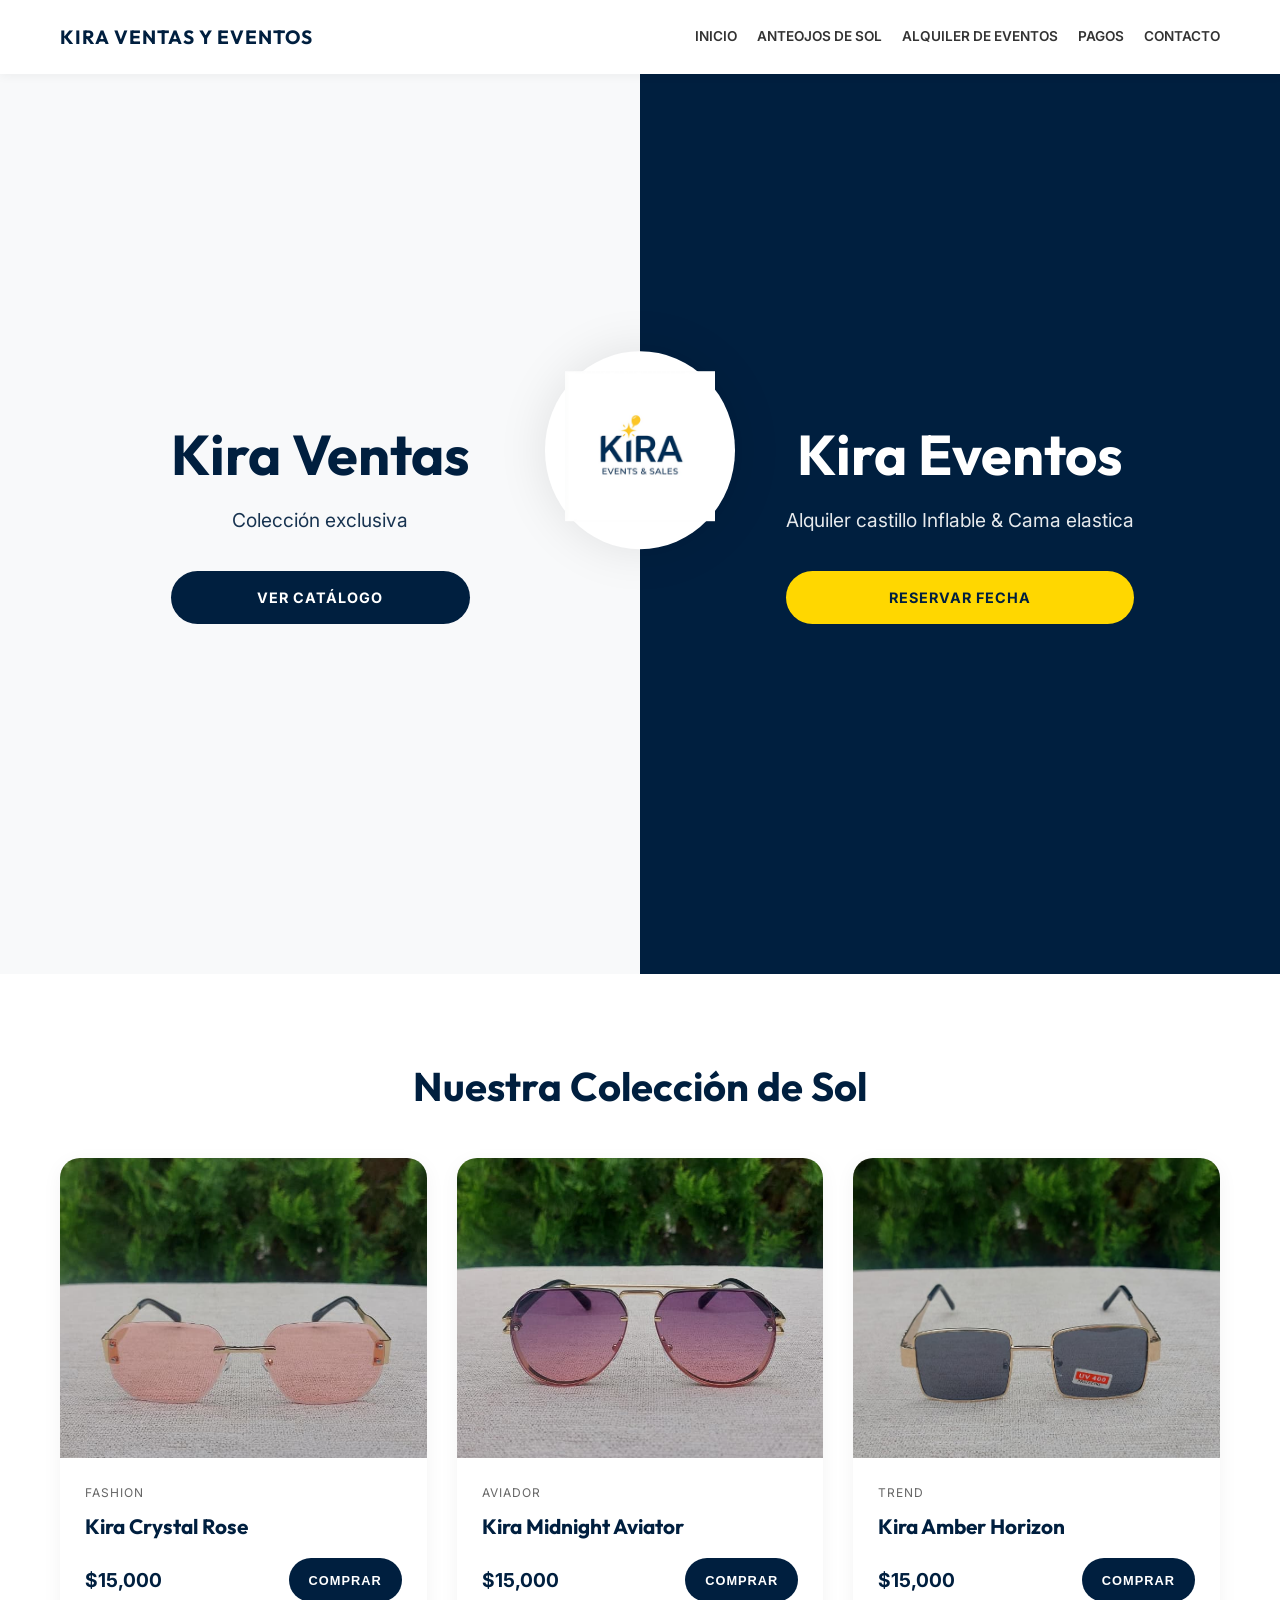
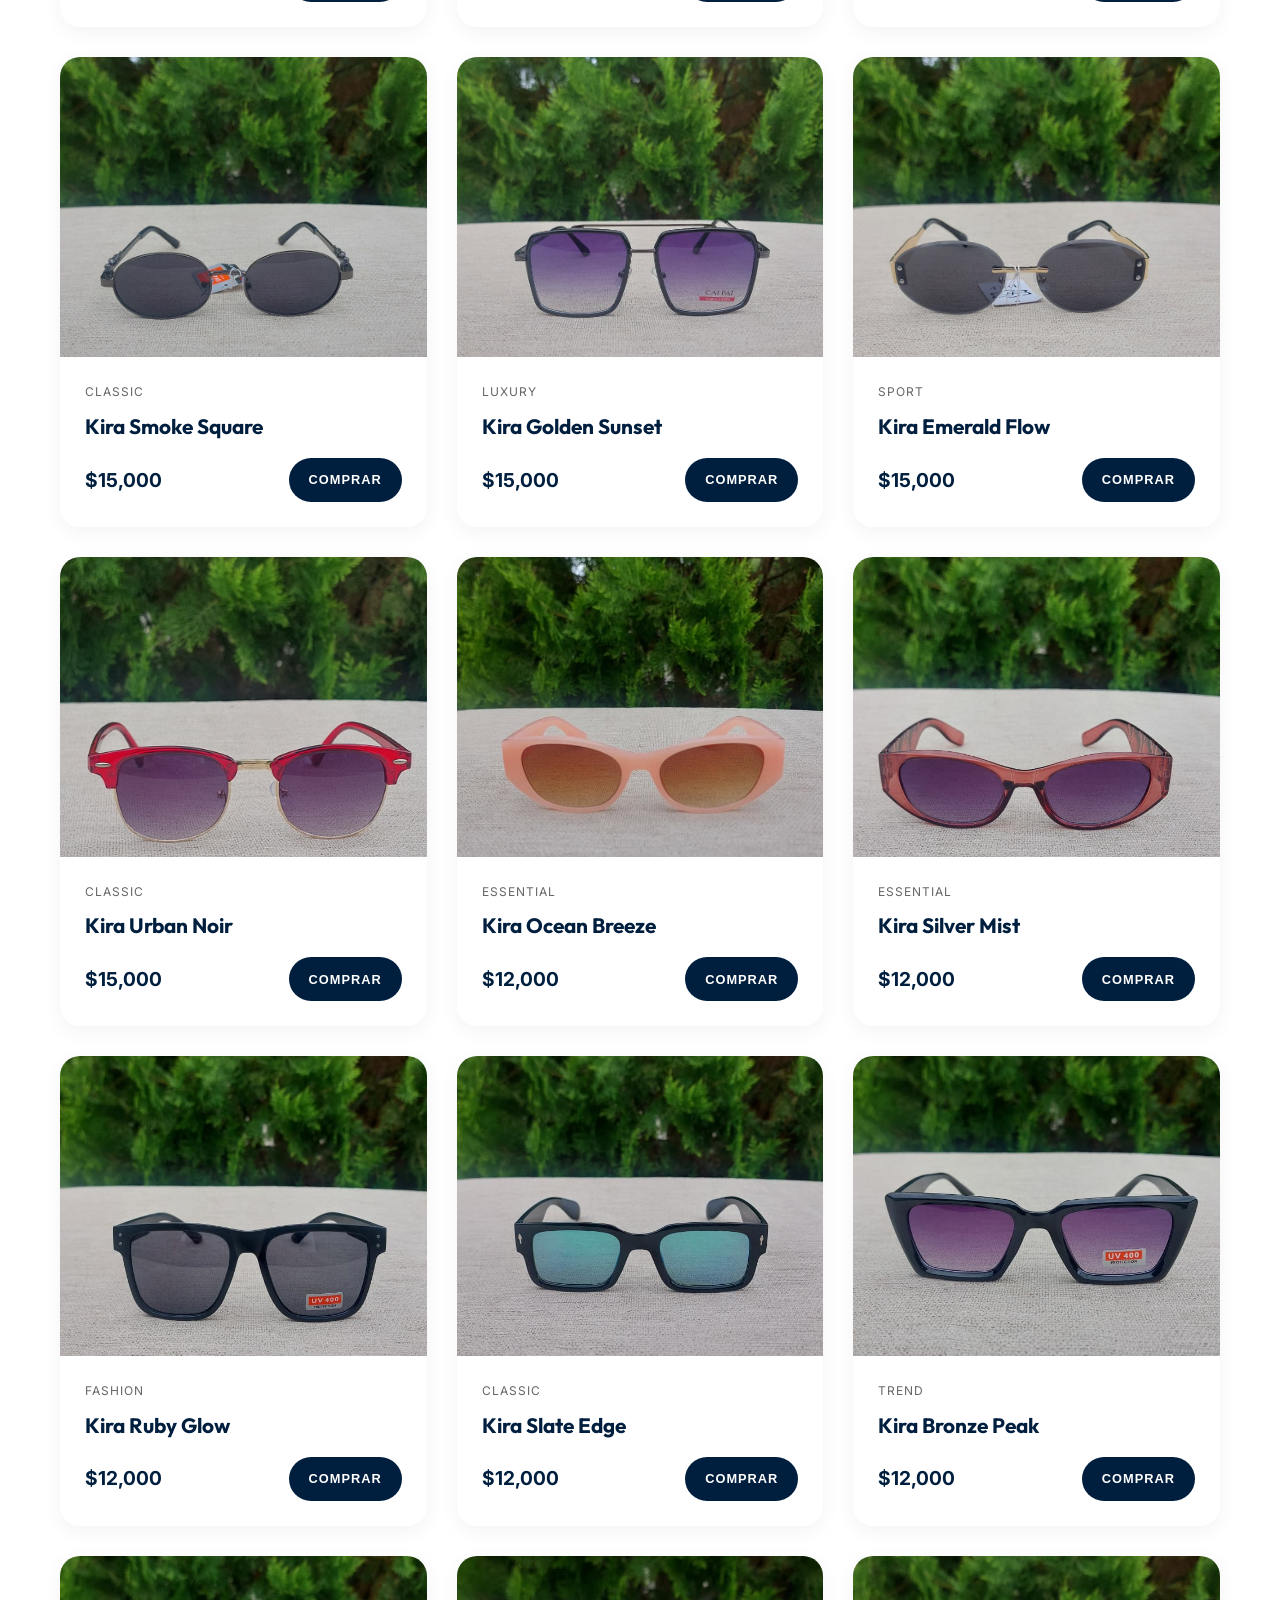
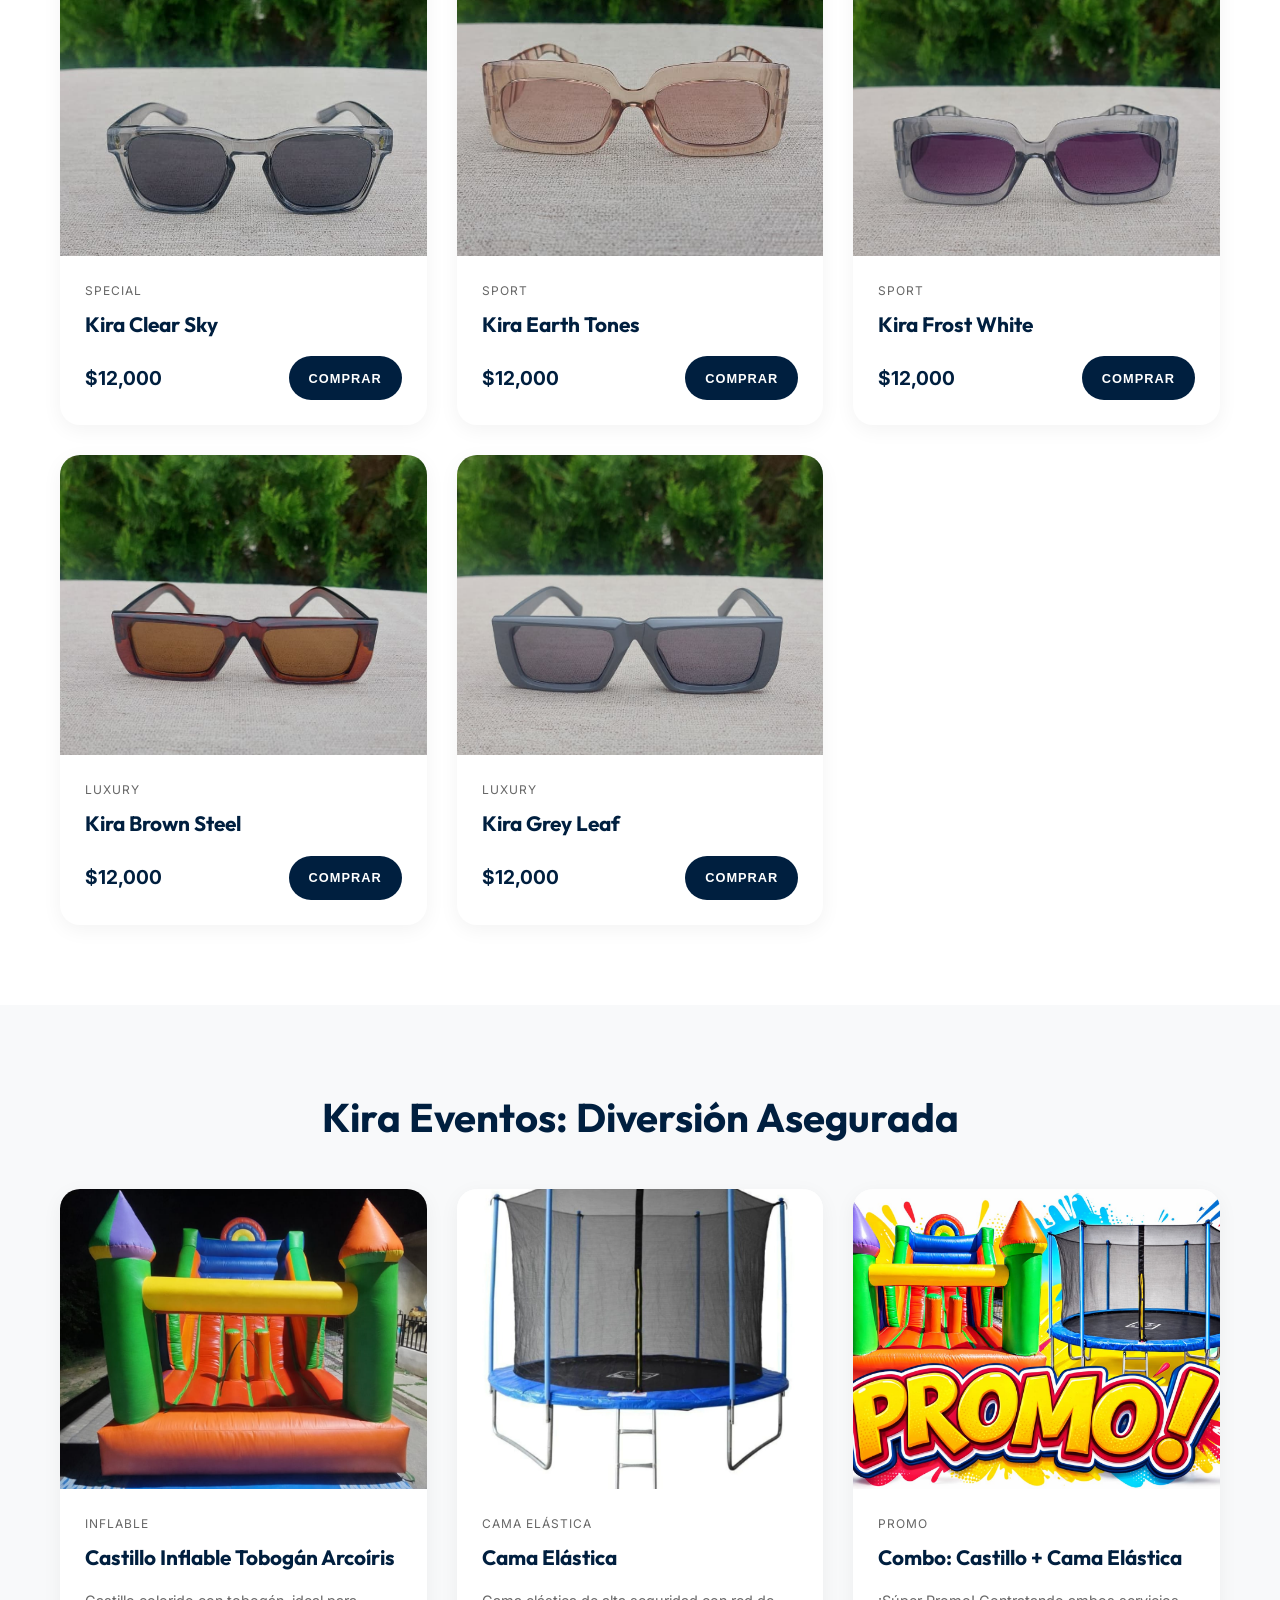
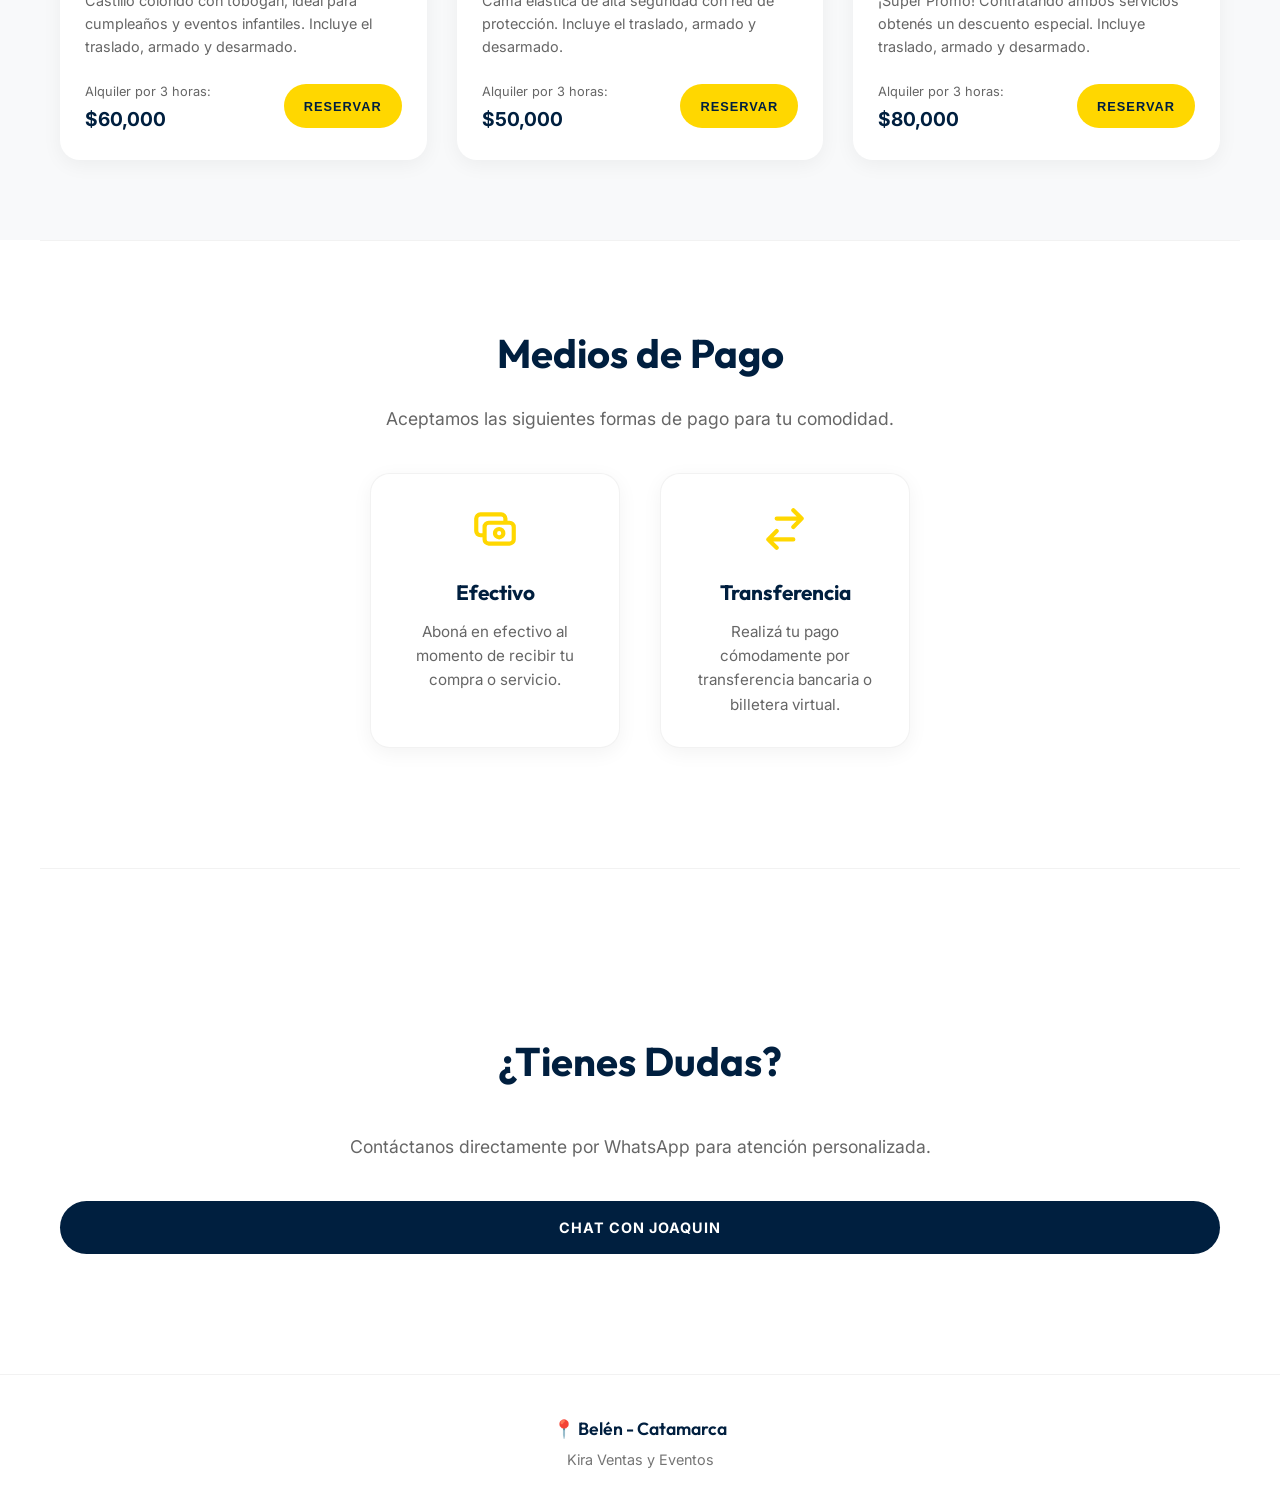
<file: index.html>
<!DOCTYPE html>
<html lang="es">

<head>
    <meta charset="UTF-8">
    <meta name="viewport" content="width=device-width, initial-scale=1.0">
    <title>Kira Ventas y Eventos | Anteojos de Sol & Alquileres</title>
    <meta name="description"
        content="Kira Ventas y Eventos: Boutique de anteojos de sol de alta gama y alquiler de servicios para eventos. Estilo y diversión en un solo lugar.">
    <!-- Google Fonts -->
    <link rel="preconnect" href="https://fonts.googleapis.com">
    <link rel="preconnect" href="https://fonts.gstatic.com" crossorigin>
    <link href="https://fonts.googleapis.com/css2?family=Inter:wght@400;600&family=Outfit:wght@700&display=swap"
        rel="stylesheet">
    <link rel="stylesheet" href="style.css">
    <style>
        /* Specific Landing Page Styles (Split Hero) */
        .hero-split {
            display: flex;
            height: 100vh;
            width: 100%;
            overflow: hidden;
        }

        .hero-panel {
            flex: 1;
            height: 100%;
            display: flex;
            flex-direction: column;
            justify-content: center;
            align-items: center;
            text-align: center;
            position: relative;
            padding: 40px;
            transition: var(--transition-smooth);
            cursor: pointer;
        }

        /* Branding Bridge */
        .brand-bridge {
            position: absolute;
            top: 50%;
            left: 50%;
            transform: translate(-50%, -50%);
            z-index: 10;
            background: white;
            padding: 20px;
            border-radius: 50%;
            box-shadow: 0 0 50px rgba(0, 0, 0, 0.1);
        }

        .brand-bridge img {
            width: 150px;
            height: auto;
        }

        /* Sunglasses Side */
        .panel-sunglasses {
            background-color: var(--kira-gray-light);
            color: var(--kira-navy);
        }

        .panel-sunglasses::before {
            content: '';
            position: absolute;
            top: 0;
            left: 0;
            width: 100%;
            height: 100%;
            background: url('https://images.unsplash.com/photo-1572635196237-14b3f281503f?auto=format&fit=crop&q=80&w=1000') center/cover no-repeat;
            opacity: 0.1;
            transition: var(--transition-smooth);
        }

        .panel-sunglasses:hover::before {
            opacity: 0.2;
            transform: scale(1.05);
        }

        /* Events Side */
        .panel-events {
            background-color: var(--kira-navy);
            color: var(--kira-white);
        }

        .panel-events::before {
            content: '';
            position: absolute;
            top: 0;
            left: 0;
            width: 100%;
            height: 100%;
            background: url('https://images.unsplash.com/photo-1533777857417-3fa905021fce?auto=format&fit=crop&q=80&w=1000') center/cover no-repeat;
            opacity: 0.2;
            transition: var(--transition-smooth);
        }

        .panel-events:hover::before {
            opacity: 0.4;
            transform: scale(1.05);
        }

        .hero-content {
            position: relative;
            z-index: 2;
        }

        .hero-panel h2 {
            font-size: 3.5rem;
            margin-bottom: 20px;
            line-height: 1.1;
        }

        .hero-panel p {
            font-size: 1.2rem;
            margin-bottom: 35px;
            max-width: 400px;
        }

        @media (max-width: 768px) {
            .hero-split {
                flex-direction: column;
            }

            .hero-panel {
                height: 50vh;
            }

            .brand-bridge {
                display: none;
            }

            .hero-panel h2 {
                font-size: 2.5rem;
            }
        }
    </style>
</head>

<body>

    <!-- Header -->
    <header class="main-header">
        <div class="container nav-container">
            <div class="logo-text">KIRA VENTAS Y EVENTOS</div>
            <nav class="nav-links">
                <a href="#inicio">Inicio</a>
                <a href="#catalogo">Anteojos de Sol</a>
                <a href="#reservas">Alquiler de Eventos</a>
                <a href="#pagos">Pagos</a>
                <a href="#contacto">Contacto</a>
            </nav>
        </div>
    </header>

    <main id="inicio">
        <!-- Hero Split -->
        <section class="hero-split" style="padding: 0;">
            <div class="brand-bridge">
                <img src="logo_kira.png" alt="Kira Logo">
            </div>
            <section class="hero-panel panel-sunglasses">
                <div class="hero-content">
                    <h2>Kira Ventas</h2>
                    <p>Colección exclusiva</p>
                    <a href="#catalogo" class="btn btn-navy">Ver Catálogo</a>
                </div>
            </section>
            <section class="hero-panel panel-events">
                <div class="hero-content">
                    <h2>Kira Eventos</h2>
                    <p>Alquiler castillo Inflable & Cama elastica</p>
                    <a href="#reservas" class="btn btn-yellow">Reservar Fecha</a>
                </div>
            </section>
        </section>

        <!-- Sunglasses Catalog -->
        <section id="catalogo" class="container">
            <h2 class="section-title">Nuestra Colección de Sol</h2>
            <div id="sunglasses-grid" class="products-grid">
                <!-- Se poblará con JS -->
            </div>
        </section>

        <!-- Events Rentals -->
        <section id="reservas" class="container"
            style="background-color: var(--kira-gray-light); min-width: 100vw; margin-left: calc(-50vw + 50%);">
            <div class="container">
                <h2 class="section-title">Kira Eventos: Diversión Asegurada</h2>
                <div id="events-grid" class="products-grid">
                    <!-- Se poblará con JS -->
                </div>
            </div>
        </section>

        <!-- Payment Methods Section -->
        <section id="pagos" class="container"
            style="text-align: center; border-top: 1px solid rgba(0,0,0,0.05); padding: 80px 20px;">
            <h2 class="section-title" style="padding-top: 0; padding-bottom: 20px;">Medios de Pago</h2>
            <p style="font-size: 1.1rem; color: var(--kira-text-light); margin-bottom: 40px;">Aceptamos las siguientes
                formas de pago para tu comodidad.</p>

            <div style="display: flex; justify-content: center; gap: 40px; flex-wrap: wrap; margin-bottom: 40px;">
                <!-- Efectivo -->
                <div
                    style="background: var(--kira-white); padding: 30px; border-radius: 20px; width: 250px; box-shadow: 0 5px 20px rgba(0, 0, 0, 0.05); border: 1px solid rgba(0,0,0,0.05); transition: var(--transition-smooth);">
                    <svg style="width: 50px; height: 50px; margin-bottom: 15px; color: var(--kira-yellow);" fill="none"
                        stroke="currentColor" viewBox="0 0 24 24" xmlns="http://www.w3.org/2000/svg">
                        <path stroke-linecap="round" stroke-linejoin="round" stroke-width="2"
                            d="M17 9V7a2 2 0 00-2-2H5a2 2 0 00-2 2v6a2 2 0 002 2h2m2 4h10a2 2 0 002-2v-6a2 2 0 00-2-2H9a2 2 0 00-2 2v6a2 2 0 002 2zm7-5a2 2 0 11-4 0 2 2 0 014 0z">
                        </path>
                    </svg>
                    <h3
                        style="color: var(--kira-navy); font-size: 1.3rem; margin-bottom: 10px; font-family: 'Outfit', sans-serif;">
                        Efectivo</h3>
                    <p style="font-size: 0.95rem; color: var(--kira-text-light);">Aboná en efectivo al momento de
                        recibir tu compra o servicio.</p>
                </div>

                <!-- Transferencia -->
                <div
                    style="background: var(--kira-white); padding: 30px; border-radius: 20px; width: 250px; box-shadow: 0 5px 20px rgba(0, 0, 0, 0.05); border: 1px solid rgba(0,0,0,0.05); transition: var(--transition-smooth);">
                    <svg style="width: 50px; height: 50px; margin-bottom: 15px; color: var(--kira-yellow);" fill="none"
                        stroke="currentColor" viewBox="0 0 24 24" xmlns="http://www.w3.org/2000/svg">
                        <path stroke-linecap="round" stroke-linejoin="round" stroke-width="2"
                            d="M8 7h12m0 0l-4-4m4 4l-4 4m0 6H4m0 0l4 4m-4-4l4-4"></path>
                    </svg>
                    <h3
                        style="color: var(--kira-navy); font-size: 1.3rem; margin-bottom: 10px; font-family: 'Outfit', sans-serif;">
                        Transferencia</h3>
                    <p style="font-size: 0.95rem; color: var(--kira-text-light);">Realizá tu pago cómodamente por
                        transferencia bancaria o billetera virtual.</p>
                </div>
            </div>
        </section>

        <!-- Contact Section -->
        <section id="contacto" class="container"
            style="text-align: center; border-top: 1px solid rgba(0,0,0,0.05); padding: 80px 20px;">
            <h2 class="section-title">¿Tienes Dudas?</h2>
            <p style="font-size: 1.1rem; color: var(--kira-text-light); margin-bottom: 40px;">Contáctanos directamente
                por WhatsApp para atención personalizada.</p>
            <a href="javascript:void(0)"
                onclick="openWhatsApp('General', 'Hola Joaquin! Tengo una consulta sobre sus productos/servicios.')"
                class="btn btn-navy">Chat con Joaquin</a>
        </section>

    </main>

    <footer
        style="text-align: center; padding: 40px 20px 20px; color: var(--kira-text-light); font-size: 0.9rem; border-top: 1px solid rgba(0,0,0,0.05); margin-top: 40px;">
        <p
            style="font-size: 1.1rem; color: var(--kira-navy); font-weight: 600; margin-bottom: 5px; font-family: 'Outfit', sans-serif;">
            📍 Belén - Catamarca</p>
        <p style="opacity: 0.9;">Kira Ventas y Eventos</p>
    </footer>

    <script src="productos.js?v=1.1"></script>
    <script>
        // CONFIGURACIÓN DE WHATSAPP
        const WHATSAPP_NUMBER = '5493834949878'; // REEMPLAZA CON TU NÚMERO REAL

        function openWhatsApp(tipo, detalle, precio) {
            let mensaje = "";

            if (tipo === 'Gafa') {
                mensaje = `¡Hola Joaquin! 👓 Me interesa comprar este modelo:\n\n*Producto:* ${detalle}\n*Precio:* $${precio.toLocaleString()}\n\n¿Tienen stock disponible?`;
            } else if (tipo === 'Evento') {
                mensaje = `¡Hola Joaquin! 🎈 Me gustaría reservar el siguiente servicio para un evento:\n\n*Servicio:* ${detalle}\n*Precio por 3 horas:* $${precio.toLocaleString()}`;
            } else {
                mensaje = detalle; // Mensaje general
            }

            const url = `https://wa.me/${WHATSAPP_NUMBER}?text=${encodeURIComponent(mensaje)}`;
            window.open(url, '_blank');
        }

        function changeImage(id, src) {
            const img = document.querySelector(`#img-${id}`);
            if (img) img.src = src;
        }

        // Render Sunglasses
        const sunglassesGrid = document.getElementById('sunglasses-grid');
        KIRA_PRODUCTOS.gafas.forEach(item => {
            const card = `
                <div class="product-card">
                    <div class="image-gallery">
                        <img src="${item.imagenes[0]}" id="img-${item.id}" alt="${item.nombre}" class="product-image">
                        <div class="thumbnails">
                            ${item.imagenes.map(img => `
                                <img src="${img}" 
                                     onmouseover="changeImage('${item.id}', '${img}')" 
                                     ontouchstart="changeImage('${item.id}', '${img}')" 
                                     class="thumb">
                            `).join('')}
                        </div>
                    </div>
                    <div class="product-info">
                        <span class="product-category">${item.categoria}</span>
                        <h3 class="product-name">${item.nombre}</h3>
                        <div style="display: flex; justify-content: space-between; align-items: center;">
                            <span class="product-price">$${item.precio.toLocaleString()}</span>
                            <button class="btn btn-navy" onclick="openWhatsApp('Gafa', '${item.nombre}', ${item.precio})" style="padding: 10px 20px; font-size: 0.8rem;">Comprar</button>
                        </div>
                    </div>
                </div>
            `;
            sunglassesGrid.innerHTML += card;
        });

        // Render Events
        const eventsGrid = document.getElementById('events-grid');
        KIRA_PRODUCTOS.eventos.forEach(item => {
            const card = `
                <div class="product-card rental-card">
                    <img src="${item.imagen}" alt="${item.nombre}" class="product-image">
                    <div class="product-info">
                        <span class="product-category">${item.tipo}</span>
                        <h3 class="product-name">${item.nombre}</h3>
                        <p style="font-size: 0.9rem; color: var(--kira-text-light); margin-bottom: 20px;">${item.descripcion}</p>
                        <div style="display: flex; justify-content: space-between; align-items: center;">
                            <div>
                                <span style="font-size: 0.8rem; color: var(--kira-text-light);">Alquiler por 3 horas:</span>
                                <span class="product-price">$${item.precioAlquiler.toLocaleString()}</span>
                            </div>
                            <button class="btn btn-yellow" onclick="openWhatsApp('Evento', '${item.nombre}', ${item.precioAlquiler})" style="padding: 10px 20px; font-size: 0.8rem;">Reservar</button>
                        </div>
                    </div>
                </div>
            `;
            eventsGrid.innerHTML += card;
        });
    </script>
</body>

</html>
</file>
<file: style.css>
:root {
    --kira-navy: #001F3F;
    --kira-yellow: #FFD700;
    --kira-white: #FFFFFF;
    --kira-gray-light: #F8F9FA;
    --kira-text-dark: #333333;
    --kira-text-light: #666666;
    --transition-smooth: all 0.3s cubic-bezier(0.4, 0, 0.2, 1);
}

* {
    margin: 0;
    padding: 0;
    box-sizing: border-box;
}

body {
    font-family: 'Inter', sans-serif;
    color: var(--kira-text-dark);
    line-height: 1.6;
    overflow-x: hidden;
    background-color: var(--kira-white);
}

h1,
h2,
h3,
.logo-text {
    font-family: 'Outfit', sans-serif;
}

.container {
    max-width: 1200px;
    margin: 0 auto;
    padding: 0 20px;
}

/* --- HEADER & NAVIGATION --- */
.main-header {
    background: rgba(255, 255, 255, 0.95);
    backdrop-filter: blur(10px);
    padding: 15px 0;
    position: sticky;
    top: 0;
    z-index: 1000;
    box-shadow: 0 2px 10px rgba(0, 0, 0, 0.05);
}

.nav-container {
    display: flex;
    justify-content: space-between;
    align-items: center;
}

.logo-text {
    font-size: 1.2rem;
    font-weight: 700;
    letter-spacing: 1px;
    color: var(--kira-navy);
}

.nav-links {
    display: flex;
    gap: 20px;
}

.nav-links a {
    text-decoration: none;
    color: var(--kira-text-dark);
    font-size: 0.85rem;
    font-weight: 600;
    text-transform: uppercase;
    transition: var(--transition-smooth);
}

.nav-links a:hover {
    color: var(--kira-yellow);
}

/* --- HERO SPLIT --- */
.hero-split {
    display: flex;
    height: 100vh;
    min-height: 600px;
}

.hero-panel {
    flex: 1;
    display: flex;
    justify-content: center;
    align-items: center;
    text-align: center;
    padding: 40px;
    position: relative;
    transition: var(--transition-smooth);
}

.panel-sunglasses {
    background-color: var(--kira-gray-light);
    color: var(--kira-navy);
}

.panel-events {
    background-color: var(--kira-navy);
    color: white;
}

.hero-content h2 {
    font-size: clamp(2rem, 5vw, 3.5rem);
    margin-bottom: 15px;
    line-height: 1.1;
}

.hero-content p {
    font-size: 1.1rem;
    margin-bottom: 30px;
    opacity: 0.9;
}

/* --- BUTTONS --- */
.btn {
    display: inline-block;
    padding: 15px 35px;
    border-radius: 50px;
    text-decoration: none;
    font-weight: 700;
    text-transform: uppercase;
    letter-spacing: 1px;
    transition: var(--transition-smooth);
    cursor: pointer;
    border: none;
    font-size: 0.9rem;
}

.btn-navy {
    background: var(--kira-navy);
    color: white;
}

.btn-yellow {
    background: var(--kira-yellow);
    color: var(--kira-navy);
}

.btn:hover {
    transform: translateY(-3px);
    box-shadow: 0 5px 15px rgba(0, 0, 0, 0.2);
}

/* --- PRODUCT GRID --- */
.section-title {
    text-align: center;
    font-size: clamp(1.8rem, 4vw, 2.5rem);
    padding: 80px 0 40px;
    color: var(--kira-navy);
}

.products-grid {
    display: grid;
    grid-template-columns: repeat(auto-fit, minmax(280px, 1fr));
    gap: 30px;
    padding-bottom: 80px;
}

.product-card {
    background: white;
    border-radius: 20px;
    overflow: hidden;
    box-shadow: 0 5px 20px rgba(0, 0, 0, 0.05);
    transition: var(--transition-smooth);
}

.product-card:hover {
    transform: translateY(-10px);
}

.product-image {
    width: 100%;
    height: 300px;
    object-fit: cover;
    display: block;
}

.image-gallery {
    position: relative;
    overflow: hidden;
}

.thumbnails {
    display: flex;
    gap: 10px;
    padding: 10px;
    justify-content: center;
    background: rgba(255, 255, 255, 0.8);
    position: absolute;
    bottom: 0;
    width: 100%;
    transition: var(--transition-smooth);
    opacity: 0;
}

.product-card:hover .thumbnails {
    opacity: 1;
}

@media (max-width: 768px) {
    .thumbnails {
        opacity: 1;
        position: static;
        background: white;
        padding: 5px;
    }
}

.thumb {
    width: 40px;
    height: 40px;
    object-fit: cover;
    border-radius: 5px;
    cursor: pointer;
    border: 2px solid transparent;
    transition: var(--transition-smooth);
}

.thumb:hover {
    border-color: var(--kira-yellow);
    transform: scale(1.1);
}

.product-info {
    padding: 25px;
}

.product-category {
    font-size: 0.75rem;
    text-transform: uppercase;
    color: var(--kira-text-light);
    letter-spacing: 1px;
    margin-bottom: 8px;
    display: block;
}

.product-name {
    font-size: 1.3rem;
    margin: 0 0 15px;
    color: var(--kira-navy);
}

.product-price {
    font-size: 1.2rem;
    font-weight: 700;
    color: var(--kira-navy);
}

/* --- MOBILE OPTIMIZATION --- */
@media (max-width: 768px) {
    .main-header {
        position: relative;
        padding: 20px 0;
    }

    .nav-container {
        flex-direction: column;
        gap: 20px;
    }

    .logo-text {
        font-size: 1rem;
        text-align: center;
    }

    .nav-links {
        gap: 10px;
        flex-wrap: wrap;
        justify-content: center;
    }

    .nav-links a {
        font-size: 0.75rem;
        padding: 5px;
    }

    .hero-split {
        flex-direction: column;
        height: auto;
    }

    .hero-panel {
        height: 50vh;
        min-height: 400px;
        padding: 30px 20px;
    }

    .hero-content h2 {
        font-size: 2.2rem;
    }

    .products-grid {
        grid-template-columns: 1fr;
        gap: 20px;
    }

    .product-image {
        height: 250px;
    }
}

/* Tap target fix */
.btn,
.nav-links a {
    min-height: 44px;
    display: flex;
    align-items: center;
    justify-content: center;
}
</file>
